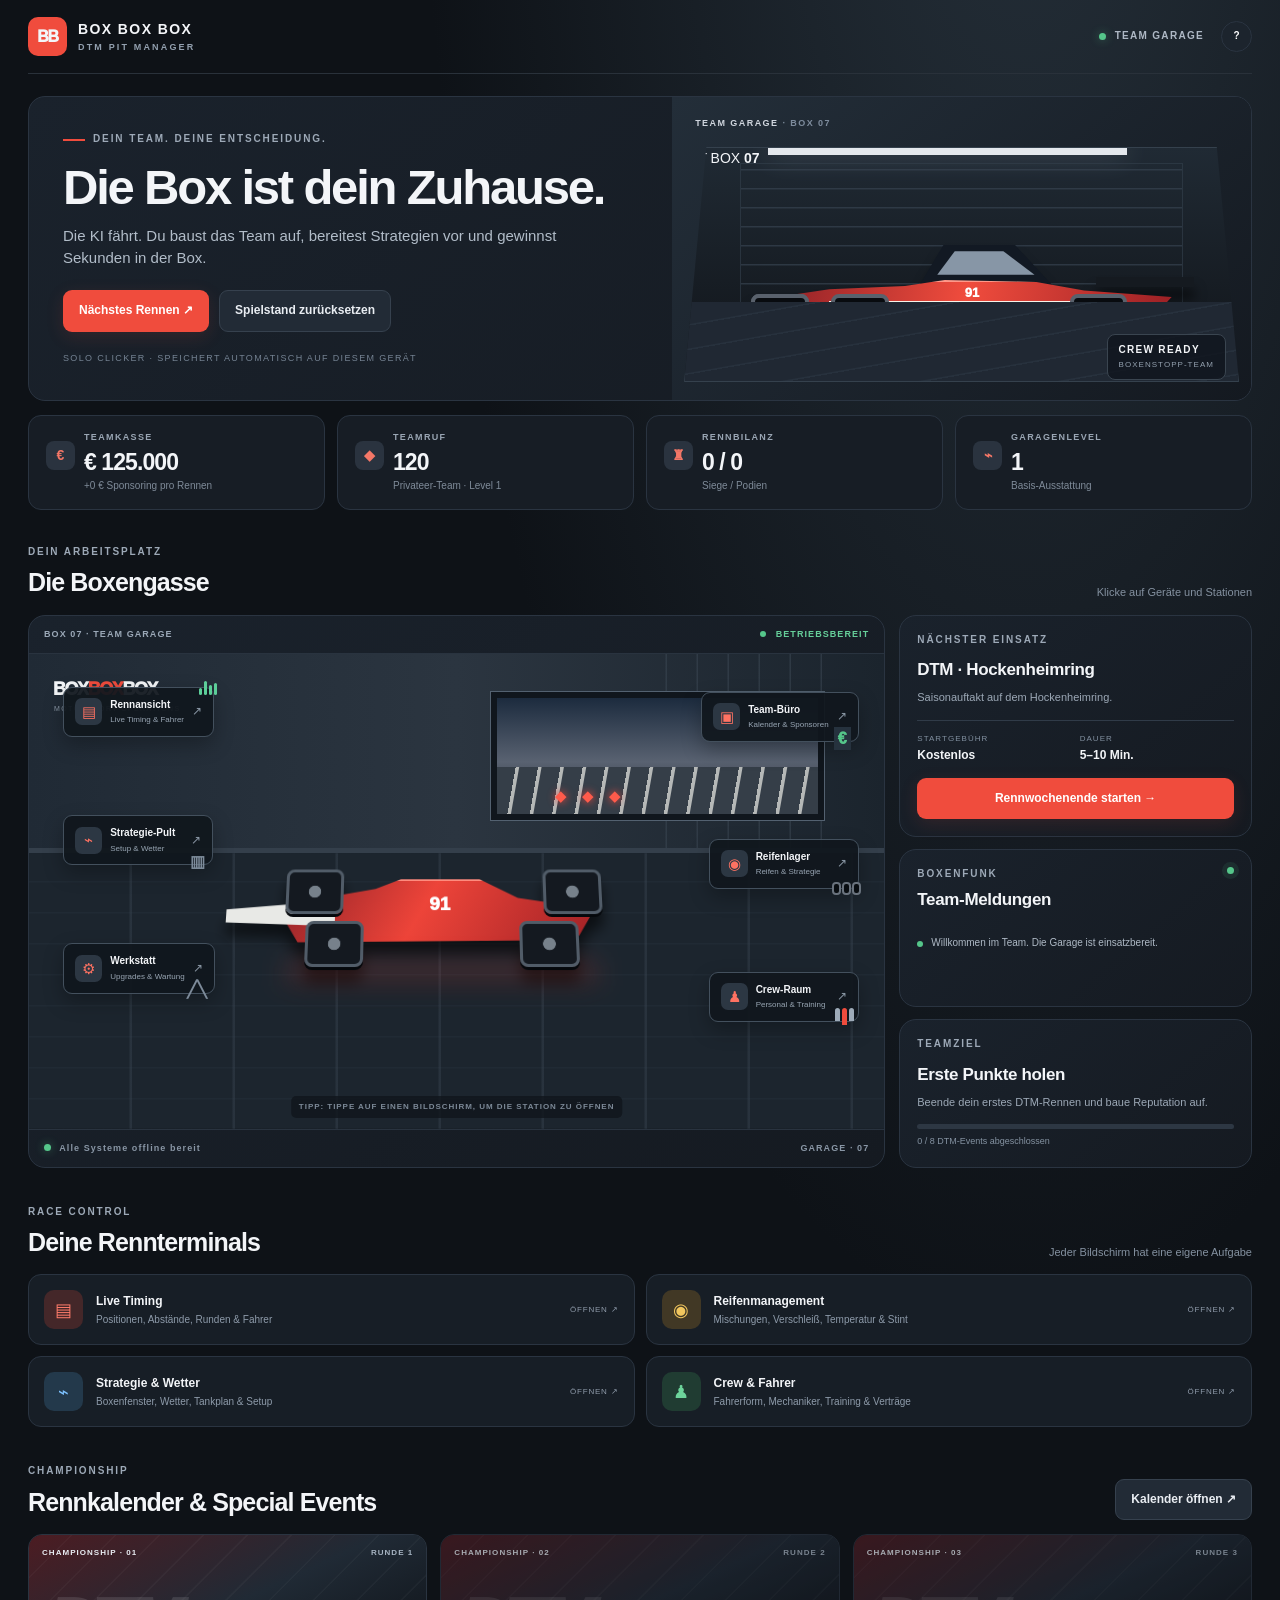
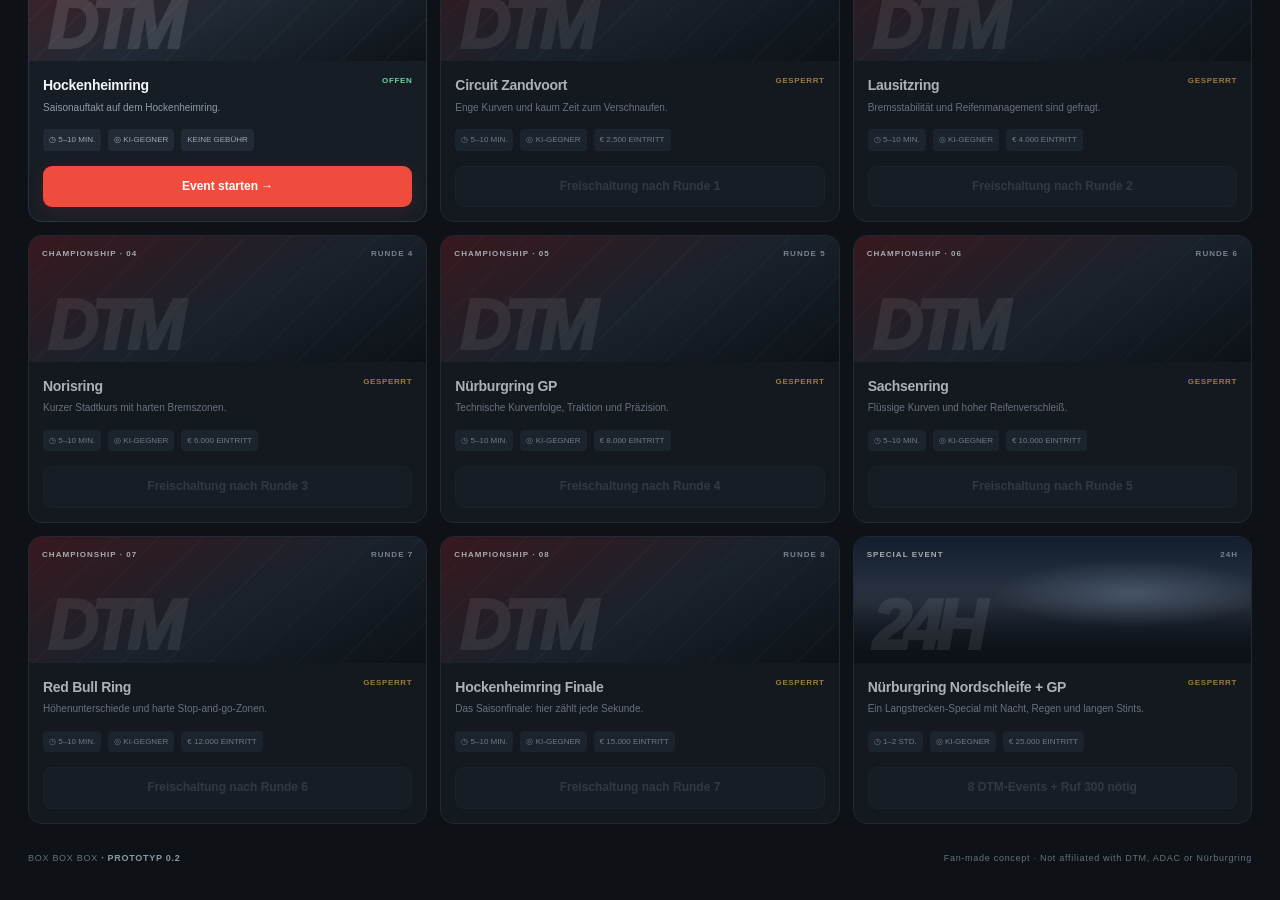
<file: index.html>
<!doctype html>
<html lang="de">
<head>
<meta charset="utf-8"><meta name="viewport" content="width=device-width,initial-scale=1,viewport-fit=cover"><meta name="theme-color" content="#11161c"><meta name="description" content="Ein DTM-Boxenmanager: verwalte deine Box, Crew, Reifen und Rennstrategie."><title>BOX BOX BOX — DTM Pit Manager</title>
<link rel="manifest" href="manifest.webmanifest"><link rel="icon" href="icon.svg"><link rel="stylesheet" href="styles.css">
</head>
<body>
<div class="app-shell">
<header class="topbar"><a class="brand" href="#top"><span class="brand-mark">BB</span><span>BOX BOX BOX<small>DTM PIT MANAGER</small></span></a><div class="top-meta"><span class="live-dot"></span><span>TEAM GARAGE</span><button class="icon-btn" id="helpBtn" aria-label="Hilfe">?</button></div></header>
<main id="top">
<section class="hero panel"><div class="hero-copy"><div class="eyebrow"><span class="eyebrow-line"></span> DEIN TEAM. DEINE ENTSCHEIDUNG.</div><h1>Die Box ist dein Zuhause.</h1><p>Die KI fährt. Du baust das Team auf, bereitest Strategien vor und gewinnst Sekunden in der Box.</p><div class="hero-actions"><button class="btn btn-primary" id="quickRaceBtn">Nächstes Rennen <span>↗</span></button><button class="btn btn-ghost" id="resetBtn">Spielstand zurücksetzen</button></div><div class="hero-footnote">SOLO CLICKER · SPEICHERT AUTOMATISCH AUF DIESEM GERÄT</div></div><div class="hero-visual"><div class="track-label">TEAM GARAGE <span>· BOX 07</span></div><div class="garage-art"><div class="garage-light"></div><div class="garage-door"></div><div class="garage-car"><div class="car-wing"></div><div class="car-roof"></div><div class="car-window"></div><div class="car-body"><span class="car-number">91</span><span class="car-stripe"></span></div><div class="wheel wheel-a"></div><div class="wheel wheel-b"></div><div class="wheel wheel-c"></div><div class="wheel wheel-d"></div></div><div class="garage-floor"></div><div class="garage-sign">PIT BOX <b>07</b></div></div><div class="visual-chip"><strong>CREW READY</strong><span>BOXENSTOPP-TEAM</span></div></div></section>
<section class="stats-grid"><article class="stat-card"><span class="stat-icon">€</span><span class="stat-label">TEAMKASSE</span><strong id="moneyValue">€ 125.000</strong><small id="moneyNote">Startkapital</small></article><article class="stat-card"><span class="stat-icon">◆</span><span class="stat-label">TEAMRUF</span><strong id="repValue">120</strong><small id="levelNote">Privateer-Team · Level 1</small></article><article class="stat-card"><span class="stat-icon">♜</span><span class="stat-label">RENNBILANZ</span><strong id="recordValue">0 / 0</strong><small>Siege / Podien</small></article><article class="stat-card"><span class="stat-icon">⌁</span><span class="stat-label">GARAGENLEVEL</span><strong id="garageValue">1</strong><small id="garageNote">Basis-Ausstattung</small></article></section>
<section class="section-head"><div><div class="eyebrow">DEIN ARBEITSPLATZ</div><h2>Die Boxengasse</h2></div><span class="section-note">Klicke auf Geräte und Stationen</span></section>
<section class="garage-layout"><div class="garage-room panel"><div class="room-top"><span>BOX 07 · TEAM GARAGE</span><span class="room-status"><i></i> BETRIEBSBEREIT</span></div><div class="room-scene"><div class="scene-wall"><span class="wall-logo">BOX<span>BOX</span>BOX</span><span class="wall-sub">MOTORSPORT OPERATIONS</span><div class="wall-lines"></div></div><div class="scene-window"><div class="window-night"></div><div class="window-track"></div><div class="window-car">◆　◆　◆</div></div><div class="scene-floor"></div><div class="pit-car" aria-label="Rennwagen"><div class="pit-car-top"><span>91</span></div><div class="pit-car-nose"></div><button class="car-wheel wheel-front-left" data-wheel="VL" aria-label="Vorderes linkes Rad"></button><button class="car-wheel wheel-front-right" data-wheel="VR" aria-label="Vorderes rechtes Rad"></button><button class="car-wheel wheel-rear-left" data-wheel="HL" aria-label="Hinteres linkes Rad"></button><button class="car-wheel wheel-rear-right" data-wheel="HR" aria-label="Hinteres rechtes Rad"></button><div class="car-glow"></div></div><div class="station station-timing" role="button" tabindex="0" data-screen="timing"><span class="station-icon">▤</span><span><b>Rennansicht</b><small>Live Timing & Fahrer</small></span><span class="station-arrow">↗</span><div class="mini-monitor"><i></i><i></i><i></i><i></i></div></div><div class="station station-tires" role="button" tabindex="0" data-screen="tires"><span class="station-icon">◉</span><span><b>Reifenlager</b><small>Reifen & Strategie</small></span><span class="station-arrow">↗</span><div class="tire-stack"><i></i><i></i><i></i></div></div><div class="station station-workshop" role="button" tabindex="0" data-screen="workshop"><span class="station-icon">⚙</span><span><b>Werkstatt</b><small>Upgrades & Wartung</small></span><span class="station-arrow">↗</span><div class="tool-art">╱╲</div></div><div class="station station-crew" role="button" tabindex="0" data-screen="crew"><span class="station-icon">♟</span><span><b>Crew-Raum</b><small>Personal & Training</small></span><span class="station-arrow">↗</span><div class="crew-art"><i></i><i></i><i></i></div></div><div class="station station-strategy" role="button" tabindex="0" data-screen="strategy"><span class="station-icon">⌁</span><span><b>Strategie-Pult</b><small>Setup & Wetter</small></span><span class="station-arrow">↗</span><div class="strategy-art">▥</div></div><div class="station station-office" role="button" tabindex="0" data-screen="events"><span class="station-icon">▣</span><span><b>Team-Büro</b><small>Kalender & Sponsoren</small></span><span class="station-arrow">↗</span><div class="office-art">€</div></div><div class="room-hint">TIPP: TIPPE AUF EINEN BILDSCHIRM, UM DIE STATION ZU ÖFFNEN</div></div><div class="room-bottom"><span><i class="green-dot"></i> Alle Systeme offline bereit</span><span>GARAGE · 07</span></div></div><aside class="right-rail"><div class="panel rail-panel"><div class="eyebrow">NÄCHSTER EINSATZ</div><h3 id="nextEventTitle">DTM · Hockenheimring</h3><p id="nextEventDesc">Rennwochenende 1 von 8. Bereite Reifen, Crew und Strategie vor.</p><div class="rail-metrics"><div><small>STARTGEBÜHR</small><b id="nextEventCost">Kostenlos</b></div><div><small>DAUER</small><b id="nextEventTime">5–10 Min.</b></div></div><button class="btn btn-primary btn-wide" id="startRaceBtn">Rennwochenende starten →</button></div><div class="panel rail-panel activity-panel"><div class="section-mini-head"><div><div class="eyebrow">BOXENFUNK</div><h3>Team-Meldungen</h3></div><span class="pulse"></span></div><div id="activityLog" class="activity-log"><p><i class="log-dot"></i><span>Willkommen im Team. Die Garage ist einsatzbereit.</span></p><p><i class="log-dot amber"></i><span>Öffne das Rennansicht-Terminal für Live-Timing.</span></p><p><i class="log-dot blue"></i><span>Neue Reifenstrategien findest du im Reifenlager.</span></p></div></div><div class="panel rail-panel objective-panel"><div class="eyebrow">TEAMZIEL</div><h3 id="objectiveTitle">Erste Punkte holen</h3><p id="objectiveText">Beende dein erstes DTM-Rennen und baue Reputation auf.</p><div class="objective-track"><span id="objectiveProgress"></span></div><small id="objectiveCount">0 / 1 Rennen</small></div></aside></section>
<section id="raceControlDock" class="race-control-dock hidden panel" aria-label="Rennkontrolle">
  <div class="race-dock-heading"><div><div class="eyebrow">RENNBETRIEB · BOX 07</div><h2>Was brauchst du gerade?</h2></div><span class="race-live-pill"><i></i> RENNEN LÄUFT</span></div>
  <div class="race-dock-actions">
    <button class="race-action race-action-primary" data-race-screen="timing"><span class="race-action-icon">▤</span><span><b>Rennansicht</b><small>Positionen & Abstände</small></span><strong>↗</strong></button>
    <button class="race-action" data-race-action="pit"><span class="race-action-icon">◉</span><span><b>Boxenstopp</b><small>Reifen, Sprit, Reparatur</small></span><strong>↗</strong></button>
    <button class="race-action" data-race-screen="tires"><span class="race-action-icon">◌</span><span><b>Reifenzustand</b><small>Grip & Verschleiß prüfen</small></span><strong>↗</strong></button>
    <button class="race-action" data-race-screen="radio"><span class="race-action-icon">⌁</span><span><b>Teamfunk</b><small>Meldungen & Empfehlungen</small></span><strong>↗</strong></button>
    <button class="race-action" data-race-screen="car"><span class="race-action-icon">▰</span><span><b>Fahrzeugstatus</b><small>Sprit, Temperatur, Schäden</small></span><strong>↗</strong></button>
  </div>
  <p class="race-dock-note">Während des Rennens sind Investitionen und Personal-Upgrades gesperrt. Du kümmerst dich nur um das laufende Rennen.</p>
</section>
<section class="section-head section-head-lower"><div><div class="eyebrow">RACE CONTROL</div><h2>Deine Rennterminals</h2></div><span class="section-note">Jeder Bildschirm hat eine eigene Aufgabe</span></section>
<section class="terminal-grid"><button class="terminal-card" data-screen="timing"><span class="terminal-icon red">▤</span><span><b>Live Timing</b><small>Positionen, Abstände, Runden & Fahrer</small></span><span class="terminal-open">ÖFFNEN ↗</span></button><button class="terminal-card" data-screen="tires"><span class="terminal-icon yellow">◉</span><span><b>Reifenmanagement</b><small>Mischungen, Verschleiß, Temperatur & Stint</small></span><span class="terminal-open">ÖFFNEN ↗</span></button><button class="terminal-card" data-screen="strategy"><span class="terminal-icon blue">⌁</span><span><b>Strategie & Wetter</b><small>Boxenfenster, Wetter, Tankplan & Setup</small></span><span class="terminal-open">ÖFFNEN ↗</span></button><button class="terminal-card" data-screen="crew"><span class="terminal-icon green">♟</span><span><b>Crew & Fahrer</b><small>Fahrerform, Mechaniker, Training & Verträge</small></span><span class="terminal-open">ÖFFNEN ↗</span></button></section>
<section class="section-head section-head-lower"><div><div class="eyebrow">CHAMPIONSHIP</div><h2>Rennkalender & Special Events</h2></div><button class="btn btn-ghost" data-screen="events">Kalender öffnen ↗</button></section><section id="eventCards" class="event-grid"></section>
<footer><span>BOX BOX BOX <b>· PROTOTYP 0.2</b></span><span>Fan-made concept · Not affiliated with DTM, ADAC or Nürburgring</span></footer>
</main></div>
<div class="modal-backdrop hidden" id="screenModal"><section class="modal screen-modal"><button class="modal-close" data-close="screenModal">×</button><div id="screenContent"></div></section></div>
<div class="modal-backdrop hidden" id="pitModal"><section class="modal pit-modal"><button class="modal-close" data-close="pitModal">×</button><div id="pitContent"></div></section></div>
<div class="modal-backdrop hidden" id="helpModal"><section class="modal"><button class="modal-close" data-close="helpModal">×</button><div class="eyebrow">SPIELHILFE</div><h2>Willkommen in der Box</h2><p>Das gesamte Spiel findet in deiner Teamgarage statt. Klicke auf die Computer, Reifenlager, Werkstatt oder das Büro, um eigene Menüs zu öffnen. Zwischen den Rennen baust du dein Team aus. Während des Rennens kontrollierst du die KI, Reifen, Strategie und Boxenstopps.</p><p>Beim Reifenwechsel musst du jedes Rad einzeln anklicken. Upgrades haben mehrere Stufen und steigende Kosten. Dein Spielstand wird automatisch auf diesem Gerät gespeichert.</p></section></div>
<div class="toast" id="toast" role="status"></div><script src="app.js"></script>
</body></html>
</file>
<file: styles.css>
:root{color-scheme:dark;--bg:#0e1217;--panel:#171d25;--panel2:#1c242e;--line:#2a3441;--muted:#93a0af;--text:#f3f5f8;--red:#f04c3d;--red2:#b92d2b;--amber:#f1b94b;--blue:#5da7ef;--green:#55c68a;--radius:17px;font-family:Inter,-apple-system,BlinkMacSystemFont,"Segoe UI",sans-serif}*{box-sizing:border-box}body{margin:0;background:radial-gradient(ellipse at 80% -15%,#26313b 0,transparent 42%),var(--bg);color:var(--text);font-size:14px;line-height:1.45}button,input,select{font:inherit}button{cursor:pointer}button:disabled{opacity:.4;cursor:not-allowed}.app-shell{max-width:1500px;margin:auto;padding:0 28px}.topbar{height:74px;display:flex;align-items:center;justify-content:space-between;border-bottom:1px solid #29313a}.brand{display:flex;align-items:center;gap:11px;color:var(--text);text-decoration:none;font-weight:900;letter-spacing:.1em;font-size:14px}.brand small{display:block;color:var(--muted);font-size:9px;letter-spacing:.24em;margin-top:2px}.brand-mark{display:grid;place-items:center;width:39px;height:39px;border-radius:10px;background:var(--red);font-weight:1000;letter-spacing:-.08em;font-size:16px}.top-meta{display:flex;align-items:center;gap:9px;color:#aeb8c5;font-size:10px;letter-spacing:.13em;font-weight:800}.live-dot,.green-dot{display:inline-block;width:7px;height:7px;border-radius:50%;background:var(--green);box-shadow:0 0 10px #55c68a77}.icon-btn{border:1px solid var(--line);background:#1c242d;color:white;border-radius:50%;width:31px;height:31px;margin-left:8px}.panel{background:linear-gradient(140deg,#1a222c,#151a21);border:1px solid var(--line);border-radius:var(--radius)}.hero{margin-top:22px;min-height:305px;display:grid;grid-template-columns:1fr .9fr;overflow:hidden}.hero-copy{padding:32px 34px;align-self:center}.eyebrow{font-size:10px;font-weight:900;letter-spacing:.19em;color:#9da9b7;display:flex;align-items:center;gap:8px}.eyebrow-line{display:inline-block;width:22px;height:2px;background:var(--red)}h1,h2,h3,p{margin-top:0}h1{font-size:clamp(30px,4vw,49px);letter-spacing:-.045em;line-height:1.02;margin:16px 0 12px;max-width:550px}h2{font-size:26px;letter-spacing:-.035em;margin:5px 0 0}h3{font-size:16px;margin:0 0 7px;letter-spacing:-.02em}.hero-copy p{color:#b2bdc9;max-width:510px;font-size:15px}.hero-actions{display:flex;gap:10px;flex-wrap:wrap;margin-top:22px}.btn{border:1px solid transparent;border-radius:9px;padding:11px 15px;font-weight:800;font-size:12px;transition:transform .15s,background .15s,border .15s}.btn:not(:disabled):active{transform:translateY(1px) scale(.99)}.btn-primary{background:var(--red);color:#fff;box-shadow:0 5px 18px #f04c3d20}.btn-primary:hover{background:#ff6252}.btn-ghost{background:#222b36;color:#e9edf2;border-color:#36414e}.btn-ghost:hover{border-color:#637083}.btn-wide{width:100%;margin-top:13px}.btn-small{padding:7px 10px;font-size:10px}.btn-locked{background:#262d36;border-color:#343d48;color:#84909e}.hero-footnote{font-size:9px;color:#758393;letter-spacing:.15em;margin-top:20px}.hero-visual{position:relative;min-height:270px;padding:20px 23px;background:linear-gradient(140deg,#232e39,#141920);overflow:hidden}.track-label{font-size:9px;letter-spacing:.16em;font-weight:900;color:#d0d6de;position:relative;z-index:3}.track-label span{color:#7e8c9d}.garage-art{position:absolute;inset:50px 12px 18px;overflow:hidden;border:1px solid #35414d;background:linear-gradient(180deg,#202a34 0,#14191f 75%);clip-path:polygon(4% 0,96% 0,100% 100%,0 100%)}.garage-light{position:absolute;top:0;left:15%;width:65%;height:7px;background:#e4e8ed;box-shadow:0 0 28px #c6d9ec55}.garage-door{position:absolute;top:15px;left:10%;width:80%;height:60%;border:1px solid #33404c;background:repeating-linear-gradient(0deg,transparent 0 17px,#394653 18px 19px);opacity:.65}.garage-floor{position:absolute;bottom:0;width:100%;height:34%;background:repeating-linear-gradient(170deg,#202833 0 22px,#27313d 23px 24px)}.garage-car{position:absolute;left:12%;right:8%;bottom:17%;height:44%;filter:drop-shadow(0 12px 6px #0009)}.car-body{position:absolute;left:5%;right:5%;top:40%;height:40%;background:linear-gradient(100deg,#8f2026,#f04c3d 48%,#9b2025);clip-path:polygon(0 43%,14% 23%,33% 15%,43% 0,66% 5%,78% 26%,100% 42%,96% 84%,8% 88%);border-top:2px solid #ff9889}.car-roof{position:absolute;left:38%;top:6%;width:30%;height:39%;background:#121923;clip-path:polygon(18% 0,72% 0,100% 100%,0 100%)}.car-window{position:absolute;left:42%;top:12%;width:22%;height:23%;background:#8796a6;clip-path:polygon(18% 0,68% 0,100% 100%,0 100%)}.car-wing{position:absolute;right:0;top:37%;width:22%;height:10%;background:#151a20}.car-number{position:absolute;z-index:3;top:2px;left:48%;font-size:13px;font-weight:1000;color:#fff}.car-stripe{position:absolute;top:50%;left:14%;width:72%;height:4px;background:#f7f3e9}.wheel{position:absolute;width:13%;height:40%;background:#080b0f;border:4px solid #59616c;border-radius:8px;top:54%}.wheel-a{left:18%}.wheel-b{left:72%}.visual-chip{position:absolute;right:25px;bottom:20px;background:#10151dcc;border:1px solid #3a4550;padding:8px 11px;border-radius:8px;display:flex;flex-direction:column;gap:2px}.visual-chip strong{font-size:10px;letter-spacing:.13em}.visual-chip span{font-size:8px;color:#93a0ae;letter-spacing:.13em}.stats-grid{display:grid;grid-template-columns:repeat(4,1fr);gap:12px;margin:14px 0 35px}.stat-card{background:#171d25;border:1px solid var(--line);border-radius:13px;padding:15px 17px;display:grid;grid-template-columns:29px 1fr;column-gap:9px;align-items:center}.stat-icon{grid-row:span 2;width:29px;height:29px;display:grid;place-items:center;background:#2a333f;border-radius:8px;color:#f47767;font-weight:900}.stat-label{font-size:9px;color:#9aa6b4;letter-spacing:.15em;font-weight:900}.stat-card strong{font-size:23px;letter-spacing:-.04em;margin-top:2px}.stat-card small{grid-column:2;color:#7f8b99;font-size:10px}.section-head{display:flex;align-items:end;justify-content:space-between;gap:15px;margin:25px 0 14px}.section-head h2{font-size:25px}.section-note{color:#8491a0;font-size:11px}.section-head-lower{margin-top:37px}.garage-layout{display:grid;grid-template-columns:minmax(0,1.75fr) minmax(270px,.72fr);gap:14px;align-items:stretch}.garage-room{overflow:hidden;min-width:0}.room-top,.room-bottom{display:flex;align-items:center;justify-content:space-between;gap:10px;padding:12px 15px;font-size:9px;letter-spacing:.12em;font-weight:900;color:#9ba8b7}.room-top{border-bottom:1px solid #29333f}.room-status{color:#66cf9a}.room-status i{display:inline-block;width:6px;height:6px;background:var(--green);border-radius:50%;margin-right:6px}.room-scene{position:relative;height:475px;overflow:hidden;background:linear-gradient(180deg,#222c37 0,#18212a 48%,#10151b 100%);isolation:isolate}.scene-wall{position:absolute;left:0;right:0;top:0;height:42%;background:linear-gradient(90deg,#202a35,#2b3540 50%,#1b242d);border-bottom:5px solid #343f4b}.wall-logo{position:absolute;top:22px;left:24px;font-size:18px;font-weight:1000;letter-spacing:-.08em;color:#f4f6f8}.wall-logo span{color:var(--red)}.wall-sub{position:absolute;top:50px;left:25px;font-size:7px;letter-spacing:.2em;color:#8d9aa8}.wall-lines{position:absolute;right:6%;top:0;height:100%;width:23%;background:repeating-linear-gradient(90deg,transparent 0 29px,#394551 30px 31px);opacity:.6}.scene-window{position:absolute;right:7%;top:8%;width:39%;height:27%;border:6px solid #10161d;background:#0d1722;box-shadow:0 0 0 1px #536170;overflow:hidden}.window-night{position:absolute;inset:0;background:linear-gradient(180deg,#1c2b3e,#596271 55%,#222932)}.window-track{position:absolute;bottom:0;left:-8%;width:120%;height:40%;background:repeating-linear-gradient(100deg,#b5b8b7 0 3px,#353e48 4px 22px)}.window-car{position:absolute;bottom:7px;left:18%;font-size:15px;color:#ff5b4b;text-shadow:0 0 8px #ff493e}.scene-floor{position:absolute;bottom:0;left:0;right:0;height:58%;background:repeating-linear-gradient(0deg,#1c252e 0 29px,#202a34 30px 31px);clip-path:polygon(0 0,100% 0,100% 100%,0 100%)}.scene-floor:before{content:"";position:absolute;inset:0;background:repeating-linear-gradient(90deg,transparent 0 100px,#3b4754 101px 103px);opacity:.4}.pit-car{position:absolute;z-index:2;left:23%;top:44%;width:49%;height:23%;transform:perspective(550px) rotateX(10deg);filter:drop-shadow(0 13px 7px #0009)}.pit-car-top{position:absolute;inset:14% 12% 16%;background:linear-gradient(120deg,#8b2027,#ed4439 45%,#9e2025);clip-path:polygon(0 37%,16% 24%,31% 13%,39% 0,64% 0,76% 25%,100% 40%,94% 81%,7% 84%);border-top:2px solid #ff8b7d}.pit-car-top span{position:absolute;left:48%;top:13%;font-size:19px;font-weight:1000;color:white}.pit-car-nose{position:absolute;top:34%;left:0;width:26%;height:24%;background:#e8e9e6;clip-path:polygon(0 35%,100% 0,100% 100%,0 85%)}.car-wheel{position:absolute;z-index:5;width:14%;height:42%;border-radius:8px;border:3px solid #515c68;background:radial-gradient(circle at 50% 50%,#77818b 0 18%,#141920 20% 100%);box-shadow:0 3px 0 #05080c}.car-wheel:hover{border-color:var(--amber);box-shadow:0 0 0 3px #f1b94b33}.wheel-front-left{left:19%;top:53%}.wheel-front-right{left:70%;top:53%}.wheel-rear-left{left:14%;top:5%}.wheel-rear-right{left:76%;top:5%}.car-glow{position:absolute;left:15%;right:12%;bottom:-7px;height:15px;background:#f0443844;filter:blur(13px)}.station{position:absolute;z-index:4;display:flex;align-items:center;gap:8px;min-width:150px;max-width:190px;padding:10px 11px;background:#11171deF;border:1px solid #43505d;border-radius:9px;box-shadow:0 8px 20px #0004;cursor:pointer;transition:transform .15s,border-color .15s,background .15s}.station:hover,.station:focus{outline:none;border-color:var(--red);transform:translateY(-2px);background:#222c37}.station-icon{display:grid;place-items:center;flex:0 0 27px;width:27px;height:27px;border-radius:7px;background:#2c3743;color:#ff7262;font-size:15px}.station b,.station small{display:block}.station b{font-size:10px}.station small{font-size:8px;color:#98a5b3;margin-top:2px;white-space:nowrap}.station-arrow{font-size:12px;color:#8996a4;margin-left:auto}.station-timing{left:4%;top:7%}.station-tires{right:3%;top:39%}.station-workshop{left:4%;top:61%}.station-crew{right:3%;top:67%}.station-strategy{left:4%;top:34%}.station-office{right:3%;top:8%}.mini-monitor{position:absolute;right:-4px;top:-9px;display:flex;align-items:end;gap:2px;height:16px}.mini-monitor i{width:3px;background:#5cce99;border-radius:2px}.mini-monitor i:nth-child(1){height:7px}.mini-monitor i:nth-child(2){height:14px}.mini-monitor i:nth-child(3){height:10px}.mini-monitor i:nth-child(4){height:12px}.tire-stack{position:absolute;right:-3px;bottom:-7px;display:flex;gap:1px}.tire-stack i{width:9px;height:13px;border-radius:4px;background:#090d11;border:2px solid #69727d}.tool-art,.strategy-art,.office-art{position:absolute;right:7px;bottom:-9px;font-weight:1000;color:#7d8b9a;font-size:16px}.office-art{background:#26323e;padding:0 4px;color:var(--green)}.crew-art{position:absolute;right:4px;bottom:-4px;display:flex;gap:2px}.crew-art i{width:5px;height:13px;background:#9eabb9;border-radius:3px 3px 0 0}.crew-art i:nth-child(2){height:17px;background:var(--red)}.room-hint{position:absolute;z-index:4;bottom:11px;left:50%;transform:translateX(-50%);white-space:nowrap;color:#7c8997;font-size:8px;letter-spacing:.12em;font-weight:800;background:#10151bc9;padding:5px 8px;border-radius:5px}.room-bottom{border-top:1px solid #29333f;color:#8996a5}.room-bottom .green-dot{margin-right:5px}.right-rail{display:flex;flex-direction:column;gap:12px}.rail-panel{padding:17px}.rail-panel h3{margin-top:11px;font-size:17px}.rail-panel p{font-size:11px;color:#9ca8b6;margin:0 0 14px}.rail-metrics{display:grid;grid-template-columns:1fr 1fr;gap:8px;border-top:1px solid #303b48;padding-top:12px}.rail-metrics div{display:flex;flex-direction:column;gap:3px}.rail-metrics small{font-size:8px;letter-spacing:.13em;color:#8290a0}.rail-metrics b{font-size:12px}.activity-panel{flex:1}.section-mini-head{display:flex;justify-content:space-between;align-items:start}.section-mini-head h3{margin-top:6px}.pulse{width:7px;height:7px;background:var(--green);border-radius:50%;box-shadow:0 0 0 5px #55c68a19}.activity-log{display:flex;flex-direction:column;gap:12px;margin-top:17px}.activity-log p{display:flex;gap:8px;align-items:start;font-size:10px;color:#aeb9c5;margin:0}.log-dot{width:6px;height:6px;border-radius:50%;background:var(--green);margin-top:5px;flex:0 0 6px}.log-dot.amber{background:var(--amber)}.log-dot.blue{background:var(--blue)}.objective-track,.bar{height:5px;border-radius:5px;background:#2d3743;overflow:hidden}.objective-track span,.bar span{display:block;height:100%;background:var(--red);border-radius:5px}.objective-panel small{color:#8593a2;font-size:9px}.terminal-grid{display:grid;grid-template-columns:repeat(2,minmax(0,1fr));gap:11px}.terminal-card{display:flex;align-items:center;gap:13px;text-align:left;padding:15px;background:#171e26;border:1px solid var(--line);border-radius:13px;color:var(--text);transition:.15s}.terminal-card:hover{border-color:#697788;transform:translateY(-1px)}.terminal-icon{display:grid;place-items:center;width:39px;height:39px;border-radius:10px;font-size:18px;flex:0 0 39px}.terminal-icon.red{background:#442729;color:#ff7c6b}.terminal-icon.yellow{background:#413825;color:#f1c65e}.terminal-icon.blue{background:#23394b;color:#7dc2ff}.terminal-icon.green{background:#203c32;color:#6dd49b}.terminal-card b,.terminal-card small{display:block}.terminal-card b{font-size:12px}.terminal-card small{font-size:10px;color:#8e9baa;margin-top:3px}.terminal-open{margin-left:auto;font-size:8px;color:#8f9baa;letter-spacing:.1em;white-space:nowrap}.event-grid{display:grid;grid-template-columns:repeat(3,minmax(0,1fr));gap:13px}.event-card{border:1px solid var(--line);background:#171d25;border-radius:14px;overflow:hidden;min-width:0}.event-disabled{opacity:.7}.event-image{height:126px;position:relative;overflow:hidden;background:#293441}.dtm-image{background:linear-gradient(155deg,#4c1c22,#202a35 53%,#0e1217)}.dtm-image:before{content:"";position:absolute;inset:0;background:repeating-linear-gradient(135deg,transparent 0 29px,#ffffff08 30px 31px)}.endurance-image{background:linear-gradient(180deg,#152538,#3b4657 53%,#11151b)}.endurance-image:before{content:"";position:absolute;inset:0;background:radial-gradient(ellipse at 70% 45%,#b9d9ff55,transparent 35%),linear-gradient(0deg,#0c1118,transparent 60%)}.event-tag,.event-round{position:absolute;top:12px;font-size:8px;letter-spacing:.13em;font-weight:900;color:#e9edf3}.event-tag{left:13px}.event-round{right:13px;color:#a7b4c2}.event-silhouette{position:absolute;left:18px;bottom:-15px;font-size:70px;font-weight:1000;font-style:italic;letter-spacing:-.1em;color:#f5f6f7;opacity:.12}.endurance-word{color:#b7d8ff}.event-body{padding:14px}.event-title-row{display:flex;align-items:start;justify-content:space-between;gap:8px}.event-title-row h3{font-size:14px;margin:0 0 5px}.event-title-row p{font-size:10px;color:#8e9ba9;margin:0}.event-open,.event-locked{font-size:8px;letter-spacing:.08em;font-weight:900;white-space:nowrap;color:#68d39c}.event-locked{color:#d6a84c}.event-details{display:flex;flex-wrap:wrap;gap:7px;margin:14px 0 2px}.event-details span{font-size:8px;color:#9ba8b6;background:#222b35;padding:5px 6px;border-radius:4px}.done-stamp{position:absolute;bottom:13px;right:12px;font-size:9px;color:#64d49a;border:1px solid #64d49a;padding:4px 6px;border-radius:4px;transform:rotate(-4deg)}footer{display:flex;justify-content:space-between;gap:12px;padding:28px 0 35px;color:#647181;font-size:9px;letter-spacing:.08em}footer b{color:#8996a4}.modal-backdrop{position:fixed;inset:0;z-index:50;display:flex;align-items:center;justify-content:center;padding:20px;background:#070a0edb;backdrop-filter:blur(9px)}.hidden{display:none!important}.modal{position:relative;width:min(760px,100%);max-height:90dvh;overflow:auto;background:#171e26;border:1px solid #384452;border-radius:17px;padding:25px;box-shadow:0 30px 100px #0009}.screen-modal{width:min(860px,100%)}.modal-close{position:absolute;right:13px;top:10px;border:0;background:transparent;color:#9aa6b4;font-size:28px;line-height:1}.modal h2{margin:7px 35px 8px 0}.screen-lead{font-size:12px;color:#9da9b7;margin:0 0 20px;max-width:700px}.live-banner{display:grid;grid-template-columns:repeat(4,1fr);gap:9px;margin:16px 0;padding:13px;background:#222b35;border:1px solid #35414e;border-radius:10px}.live-banner div{display:flex;flex-direction:column;gap:5px;min-width:0}.live-banner small{font-size:8px;color:#8997a6;letter-spacing:.13em}.live-banner b{font-size:12px;white-space:nowrap;overflow:hidden;text-overflow:ellipsis}.table-wrap{overflow-x:auto;border:1px solid #303b48;border-radius:9px}table{border-collapse:collapse;width:100%;min-width:550px;text-align:left}th{font-size:8px;letter-spacing:.13em;color:#8593a2;background:#202832;padding:10px}td{padding:10px;border-top:1px solid #293440;font-size:11px;color:#c7d0da}td:first-child{font-weight:900;color:#fff}td small{display:block;font-size:9px;color:#82909e;margin-top:2px}.own-row{background:#342426}.own-row td:first-child{color:#ff8475}.screen-actions{display:flex;gap:9px;flex-wrap:wrap;margin-top:17px}.fine-print{font-size:9px;color:#778595;margin:15px 0 0}.tire-status-grid{display:grid;grid-template-columns:repeat(3,1fr);gap:9px;margin:15px 0}.tire-status{display:flex;flex-direction:column;gap:5px;padding:12px;border:1px solid #34404d;border-radius:9px;background:#202832}.tire-status small{font-size:8px;color:#8e9baa;letter-spacing:.12em}.tire-status b{font-size:14px}.tire-status span{font-size:10px;color:#8f9baa}.tire-options{display:grid;grid-template-columns:repeat(2,1fr);gap:8px}.tire-choice{display:flex;align-items:center;gap:12px;padding:12px;border:1px solid #35414e;background:#202832;color:var(--text);border-radius:10px;text-align:left}.tire-choice.chosen{border-color:var(--red);background:#332428}.tire-visual{width:34px;height:34px;border-radius:50%;border:7px solid #080b0f;box-shadow:inset 0 0 0 2px #66717d;flex:0 0 34px}.tire-visual.soft{border-color:#e14b42}.tire-visual.medium{border-color:#e6bd4e}.tire-visual.hard{border-color:#d9dce0}.tire-visual.wet{border-color:#56a9f1}.tire-choice b,.tire-choice small{display:block}.tire-choice b{font-size:12px}.tire-choice small{font-size:9px;color:#99a6b4;margin-top:3px}.choice-check{margin-left:auto;color:#f5796b}.panel-inset{margin-top:15px;padding:15px;background:#202832;border:1px solid #34404c;border-radius:10px}.panel-inset h3{font-size:13px}.panel-inset p{font-size:11px;color:#9ca8b6;margin-bottom:13px}.form-grid{display:grid;grid-template-columns:1fr 1fr;gap:15px}.form-grid label,.pit-form label{display:flex;flex-direction:column;gap:8px;padding:12px;background:#202832;border:1px solid #34404c;border-radius:9px;font-size:11px;font-weight:800}.form-grid output{float:right;color:#f17a6d}.form-grid input[type=range],.pit-form input[type=range]{width:100%;accent-color:var(--red)}select{color:#f2f5f8;background:#151b22;border:1px solid #46515e;padding:9px;border-radius:7px;width:100%}.crew-roster{display:flex;flex-direction:column;gap:8px}.driver-card{display:flex;align-items:center;gap:11px;background:#202832;border:1px solid #35414d;border-radius:10px;padding:11px}.driver-avatar{width:39px;height:39px;display:grid;place-items:center;border-radius:9px;background:#393039;color:#ff8a7b;font-weight:1000}.driver-info{flex:1;min-width:0}.driver-info b,.driver-info small{display:block}.driver-info b{font-size:12px}.driver-info small{font-size:9px;color:#95a2b0;margin:3px 0}.driver-info .bar{max-width:180px;margin-top:5px}.driver-info .bar span{background:var(--green)}.upgrade-list{display:flex;flex-direction:column;gap:8px}.upgrade-row{display:flex;align-items:center;gap:12px;background:#202832;border:1px solid #34404c;border-radius:10px;padding:11px}.upgrade-icon{display:grid;place-items:center;width:38px;height:38px;flex:0 0 38px;border-radius:9px;background:#303a47;font-size:19px;color:#ff8778}.upgrade-copy{flex:1;min-width:0}.upgrade-copy b,.upgrade-copy small{display:block}.upgrade-copy b{font-size:11px}.upgrade-copy small{font-size:9px;color:#97a4b2;margin-top:3px}.level-bar{display:flex;gap:3px;margin:7px 0}.level-bar i{height:4px;flex:1;border-radius:2px;background:#3a4552}.level-bar i.filled{background:var(--red)}.buy-btn{background:#313d49;border:1px solid #4b5968;border-radius:8px;color:#fff;font-size:10px;font-weight:900;padding:9px 10px;white-space:nowrap}.buy-btn span{margin-left:7px;color:#ff8a7a}.calendar-progress{display:grid;grid-template-columns:repeat(3,1fr);gap:8px;margin:15px 0}.calendar-progress div{display:flex;flex-direction:column;gap:4px;padding:13px;background:#202832;border:1px solid #34404c;border-radius:9px}.calendar-progress b{font-size:18px}.calendar-progress small{font-size:9px;color:#96a3b1}.sponsor-box{padding:15px;border:1px solid #34404c;background:#202832;border-radius:10px}.sponsor-box p,.sponsor-box small{font-size:10px;color:#98a5b3}.sponsor-box small{display:block;margin-top:9px}.pit-car-view{height:200px;border:1px solid #36424f;border-radius:12px;background:linear-gradient(160deg,#283440,#12171d);display:grid;place-items:center;overflow:hidden;margin:15px 0}.pit-car-large{width:75%;height:110px;position:relative;background:transparent;clip-path:none}.pit-car-large:before{content:"";position:absolute;inset:14% 0 16%;background:linear-gradient(90deg,#9b252b,#f04c3d,#992027);clip-path:polygon(0 39%,10% 22%,27% 18%,37% 0,66% 0,77% 22%,100% 38%,94% 78%,7% 83%);border:2px solid #ff9183}.pit-num{position:absolute;left:46%;top:30%;font-size:22px;font-weight:1000}.pit-wheel{position:absolute;z-index:2;display:flex;flex-direction:column;align-items:center;justify-content:center;width:48px;height:58px;border-radius:10px;border:4px solid #626e7b;background:#080b0f;color:#fff;clip-path:none}.pit-wheel b{font-size:10px}.pit-wheel small{font-size:7px;white-space:nowrap;color:#aeb8c5}.pit-wheel.wheel-done{border-color:var(--green);background:#163629;color:#7ee0a9}.pit-wheel[data-wheelpick=VL]{left:18%;top:-8%}.pit-wheel[data-wheelpick=VR]{right:18%;top:-8%}.pit-wheel[data-wheelpick=HL]{left:14%;bottom:-8%}.pit-wheel[data-wheelpick=HR]{right:14%;bottom:-8%}.pit-form{display:grid;grid-template-columns:1fr 1fr;gap:9px}.check-label{flex-direction:row!important;align-items:center!important}.check-label input{accent-color:var(--red)}.pit-progress{height:6px;background:#303a46;border-radius:9px;overflow:hidden;margin-top:15px}.pit-progress span{display:block;height:100%;background:var(--green);transition:width .2s}.pit-feedback{font-size:10px;color:#a0adba}.toast{position:fixed;z-index:80;left:50%;bottom:24px;transform:translate(-50%,15px);opacity:0;pointer-events:none;background:#f2f5f8;color:#111820;padding:11px 16px;border-radius:9px;font-size:12px;font-weight:900;box-shadow:0 10px 40px #0007;transition:.2s;max-width:calc(100% - 30px)}.toast.show{opacity:1;transform:translate(-50%,0)}
@media(max-width:1050px){.app-shell{padding:0 18px}.garage-layout{grid-template-columns:minmax(0,1.5fr) minmax(245px,.8fr)}.room-scene{height:430px}.station{min-width:137px;padding:8px}.station small{font-size:7px}.station-tires{top:40%}.station-strategy{top:34%}.station-workshop{top:61%}.station-crew{top:68%}.event-grid{grid-template-columns:repeat(2,minmax(0,1fr))}}@media(max-width:760px){.app-shell{padding:0 12px}.topbar{height:62px}.brand{font-size:12px}.hero{grid-template-columns:1fr}.hero-copy{padding:25px 22px 18px}.hero-visual{min-height:220px}.garage-art{inset:42px 15px 15px}.stats-grid{grid-template-columns:repeat(2,1fr);gap:8px;margin-bottom:28px}.stat-card{padding:12px}.stat-card strong{font-size:20px}.section-head{align-items:start;flex-direction:column;gap:5px}.section-head h2{font-size:23px}.garage-layout{grid-template-columns:1fr}.room-scene{height:470px}.right-rail{display:grid;grid-template-columns:1fr 1fr}.rail-panel:first-child{grid-column:span 2}.terminal-grid{grid-template-columns:1fr}.terminal-card{padding:12px}.event-grid{grid-template-columns:1fr}.event-image{height:105px}.room-hint{font-size:7px}.station{min-width:142px;max-width:155px}.station-timing{left:3%;top:6%}.station-office{right:2%;top:7%}.station-strategy{left:3%;top:34%}.station-tires{right:2%;top:39%}.station-workshop{left:3%;top:62%}.station-crew{right:2%;top:68%}.pit-car{left:25%;top:45%;width:48%}.room-bottom{font-size:8px}.section-note{font-size:10px}footer{flex-direction:column;gap:7px}.modal{padding:22px 16px}.live-banner{grid-template-columns:repeat(2,1fr)}.tire-status-grid{grid-template-columns:1fr 1fr}.tire-status:last-child{grid-column:span 2}.form-grid{grid-template-columns:1fr}.tire-options{grid-template-columns:1fr}.pit-form{grid-template-columns:1fr}.pit-car-large{width:82%}.pit-wheel{width:42px;height:50px}.terminal-open{font-size:7px}.calendar-progress{grid-template-columns:1fr}.driver-card{flex-wrap:wrap}.driver-info{min-width:150px}}@media(max-width:420px){.top-meta{font-size:8px;gap:5px}.hero-copy{padding:22px 17px}.hero-copy p{font-size:13px}.room-scene{height:420px}.station{min-width:126px;max-width:140px;gap:6px;padding:7px}.station-icon{width:23px;height:23px;flex-basis:23px}.station b{font-size:9px}.station small{font-size:7px}.station-arrow{display:none}.station-timing{top:6%}.station-office{top:7%}.station-strategy{top:34%}.station-tires{top:40%}.station-workshop{top:62%}.station-crew{top:68%}.pit-car{top:46%;left:24%;width:50%}.room-hint{white-space:normal;width:90%;text-align:center}.room-top,.room-bottom{font-size:8px}.terminal-card small{font-size:9px}.terminal-open{display:none}.buy-btn{padding:8px 7px;font-size:9px}.upgrade-row{gap:8px}.upgrade-icon{width:30px;height:30px;flex-basis:30px}.upgrade-copy b{font-size:10px}}

/* Race mode: focus the entire interface on the live session, not investments. */
.race-control-dock{margin:16px 0 30px;padding:18px 20px;border-color:#4a3435;background:linear-gradient(135deg,#211f24,#151a21)}
.race-dock-heading{display:flex;align-items:center;justify-content:space-between;gap:12px;margin-bottom:14px}
.race-dock-heading h2{font-size:22px;margin-top:5px}
.race-live-pill{display:inline-flex;align-items:center;gap:7px;padding:7px 10px;border:1px solid #3d6654;background:#142b22;border-radius:99px;color:#7be0a8;font-size:9px;font-weight:900;letter-spacing:.12em;white-space:nowrap}
.race-live-pill i{width:7px;height:7px;border-radius:50%;background:#59d692;box-shadow:0 0 10px #59d69288}
.race-live-pill.idle{border-color:#45515f;background:#252d37;color:#aab5c2}.race-live-pill.idle i{background:#7d8997;box-shadow:none}
.race-dock-actions{display:grid;grid-template-columns:repeat(5,minmax(0,1fr));gap:9px}
.race-action{min-width:0;display:grid;grid-template-columns:34px minmax(0,1fr) 12px;align-items:center;gap:9px;text-align:left;padding:12px 10px;background:#202832;border:1px solid #35414e;border-radius:11px;color:var(--text);transition:border-color .15s,transform .15s}
.race-action:hover,.race-action:focus{outline:none;border-color:var(--red);transform:translateY(-2px)}
.race-action-primary{background:#342427;border-color:#6d3838}
.race-action-icon{display:grid;place-items:center;width:34px;height:34px;border-radius:9px;background:#303b47;color:#ff8173;font-size:17px}
.race-action-primary .race-action-icon{background:#5b3031}
.race-action b,.race-action small{display:block;min-width:0}.race-action b{font-size:11px}.race-action small{font-size:9px;line-height:1.35;color:#99a6b4;margin-top:4px}.race-action>strong{color:#9aa7b5;font-size:13px}
.race-dock-note{margin:12px 0 0;color:#8f9ba9;font-size:10px}
.race-active .hero,.race-active .stats-grid,.race-active #top>.section-head,.race-active .right-rail,.race-active .section-head-lower,.race-active .terminal-grid,.race-active #eventCards,.race-active footer{display:none!important}
.race-active .garage-layout{display:block;margin-top:18px}
.race-active .garage-room{border-color:#4b3839;box-shadow:0 0 0 1px #f04c3d0b}
.race-active .room-top{background:#211d22;color:#e3a49d}
.race-active .room-status{color:#7be0a8}
.race-active .room-scene{height:510px;background:linear-gradient(180deg,#202a35 0,#18212a 48%,#11151a 100%)}
.race-active .scene-window{border-color:#7b4140;box-shadow:0 0 0 1px #e05a4c,0 0 26px #f04c3d24}
.race-active .window-night{background:linear-gradient(180deg,#101a2d,#293748 55%,#242b34)}
.race-active .window-car{animation:trackFlash 1.2s ease-in-out infinite alternate}
.race-active .station-workshop,.race-active .station-crew,.race-active .station-office{display:none!important}
.race-active .station-timing{left:3%;top:5%;border-color:#9a4b46;background:#201a1c}
.race-active .station-tires{right:3%;top:39%}
.race-active .station-strategy{left:3%;top:66%}
.race-active .station-timing .station-icon,.race-active .station-tires .station-icon,.race-active .station-strategy .station-icon{background:#3b2a30}
.race-active .pit-car{animation:carVibration .8s ease-in-out infinite alternate}
.race-active .room-hint{color:#ffc2b9;font-weight:900}
.race-active .room-hint:after{content:" · INVESTITIONEN GESPERRT";color:#9ba8b7}
@keyframes trackFlash{from{opacity:.65}to{opacity:1}}
@keyframes carVibration{from{transform:perspective(550px) rotateX(10deg) translateY(0)}to{transform:perspective(550px) rotateX(10deg) translateY(-1px)}}
.race-screen-title{display:flex;align-items:flex-start;justify-content:space-between;gap:12px}
.race-screen-title h2{font-size:26px}
.race-visual{margin:15px 0 17px;padding:12px 14px 11px;background:radial-gradient(ellipse at 50% 30%,#273441,#141a21 72%);border:1px solid #35414d;border-radius:13px;overflow:hidden}
.race-visual-top{display:flex;align-items:center;justify-content:space-between;gap:10px;color:#95a4b4;font-size:9px;font-weight:800;letter-spacing:.12em}.race-visual-top b{color:#f2f4f7}
.track-svg{display:block;width:100%;height:auto;max-height:245px;margin:4px auto 0}.track-cars rect{filter:drop-shadow(0 0 4px #ffffff35)}
.race-visual-bottom{display:grid;grid-template-columns:repeat(4,1fr);gap:8px;border-top:1px solid #303b47;padding-top:10px}.race-visual-bottom div{display:flex;flex-direction:column;gap:3px}.race-visual-bottom small{font-size:8px;color:#8291a1;letter-spacing:.12em}.race-visual-bottom b{font-size:13px}.accent-value{color:#ff8274}
.timing-table-head{display:flex;align-items:center;justify-content:space-between;margin:15px 0 8px}.timing-table-head h3{margin:0}.timing-table-head span{font-size:8px;letter-spacing:.12em;color:#7f8d9d}
.pos-badge{display:inline-grid;place-items:center;min-width:27px;height:24px;padding:0 5px;border-radius:6px;background:#303a46;color:#fff}.own-row .pos-badge{background:#713832;color:#fff}
.mini-bar{display:block;width:52px;height:5px;border-radius:5px;background:#333e4b;overflow:hidden}.mini-bar i{display:block;height:100%;background:#f1b94b;border-radius:5px}.own-row .mini-bar i{background:#55c68a}
.status-good,.status-alert{font-size:8px;font-weight:900;letter-spacing:.08em}.status-good{color:#65d69a}.status-alert{color:#ff8b7b}
.race-condition-grid{display:grid;grid-template-columns:repeat(3,minmax(0,1fr));gap:10px;margin:16px 0}.condition-card{display:flex;flex-direction:column;gap:6px;padding:14px;background:#202832;border:1px solid #35414e;border-radius:10px;min-width:0}.condition-card>small{font-size:8px;letter-spacing:.12em;color:#8f9cac}.condition-card>b{font-size:17px}.condition-card>span:not(.tire-visual){font-size:10px;color:#9aa7b5}.condition-bar{height:6px;border-radius:9px;background:#36414d;overflow:hidden}.condition-bar i{display:block;height:100%;border-radius:9px}
.radio-messages{display:flex;flex-direction:column;gap:9px}.radio-message{display:flex;align-items:flex-start;gap:12px;padding:13px;background:#202832;border:1px solid #35414e;border-radius:10px}.radio-message>span{display:grid;place-items:center;width:27px;height:27px;flex:0 0 27px;border-radius:8px;background:#193629;color:#78dfa6;font-weight:1000}.radio-message.warn{border-color:#67473b;background:#2b2421}.radio-message.warn>span{background:#55342a;color:#ffc17b}.radio-message b{font-size:11px}.radio-message p{font-size:10px;color:#a1adba;margin:4px 0 0}
.vehicle-status{padding:15px;background:#202832;border:1px solid #35414e;border-radius:12px}.vehicle-top{display:flex;align-items:center;gap:12px;padding-bottom:14px;border-bottom:1px solid #35414e}.vehicle-number{display:grid;place-items:center;width:49px;height:49px;border-radius:10px;background:linear-gradient(135deg,#e84a3d,#7d2427);font-size:22px;font-weight:1000}.vehicle-top>div{flex:1}.vehicle-top b,.vehicle-top small{display:block}.vehicle-top small{color:#9ba8b7;font-size:10px;margin-top:4px}.vehicle-position{font-size:22px;font-weight:1000;color:#ff8274}.vehicle-meters{display:grid;grid-template-columns:1fr 1fr;gap:16px;padding-top:16px}.vehicle-meters label{display:grid;grid-template-columns:1fr auto;gap:8px;font-size:10px;color:#b6c0cb}.vehicle-meters label>b{color:#fff}.vehicle-meters label>i{grid-column:span 2;height:7px;background:#35414e;border-radius:9px;overflow:hidden}.vehicle-meters label>i>span{display:block;height:100%;background:#55c68a;border-radius:9px}
@media(max-width:900px){.race-dock-actions{grid-template-columns:repeat(2,minmax(0,1fr))}.race-action:last-child{grid-column:span 2}.race-active .room-scene{height:470px}}
@media(max-width:560px){.race-control-dock{padding:14px}.race-dock-heading{align-items:flex-start}.race-dock-heading h2{font-size:19px}.race-dock-actions{grid-template-columns:1fr}.race-action:last-child{grid-column:auto}.race-active .room-scene{height:440px}.race-active .station{min-width:125px;max-width:145px}.race-active .station-timing{top:4%;left:2%}.race-active .station-tires{top:39%;right:2%}.race-active .station-strategy{top:69%;left:2%}.race-condition-grid{grid-template-columns:1fr}.race-visual-bottom{grid-template-columns:repeat(2,1fr)}.vehicle-meters{grid-template-columns:1fr}.race-screen-title h2{font-size:21px}.track-svg{min-height:120px}}
</file>
